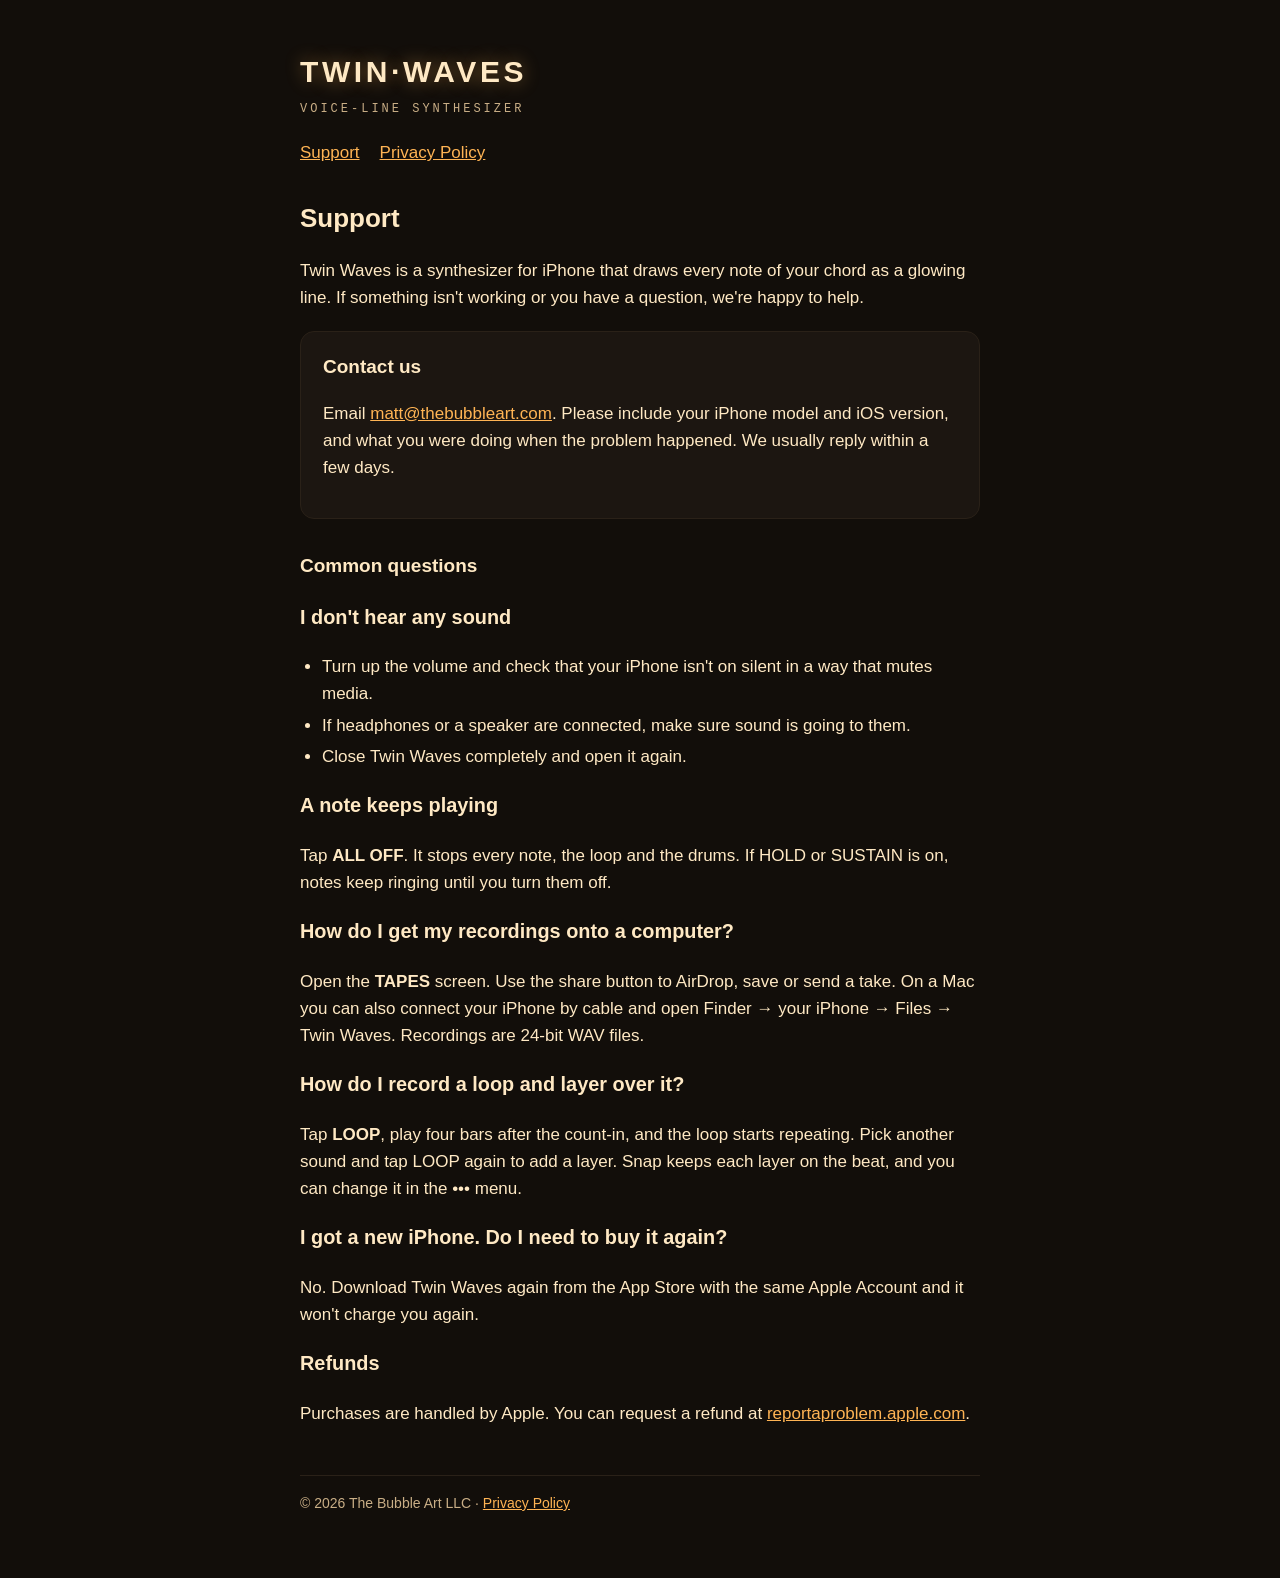
<file: index.html>
<!doctype html>
<html lang="en">
<head>
<meta charset="utf-8">
<meta name="viewport" content="width=device-width, initial-scale=1">
<title>Twin Waves Support</title>
<meta name="description" content="Support for Twin Waves, the voice-line synthesizer for iPhone.">
<link rel="stylesheet" href="style.css">
</head>
<body>
<main>
<header>
<p class="brand">TWIN·WAVES</p>
<p class="tag">VOICE-LINE SYNTHESIZER</p>
<nav><a href="./">Support</a><a href="privacy.html">Privacy Policy</a></nav>
</header>

<h1>Support</h1>
<p>Twin Waves is a synthesizer for iPhone that draws every note of your chord as a glowing line. If something isn't working or you have a question, we're happy to help.</p>

<div class="card">
<h2 style="margin-top:0">Contact us</h2>
<p>Email <a href="mailto:matt@thebubbleart.com?subject=Twin%20Waves%20support">matt@thebubbleart.com</a>. Please include your iPhone model and iOS version, and what you were doing when the problem happened. We usually reply within a few days.</p>
</div>

<h2>Common questions</h2>

<h3>I don't hear any sound</h3>
<ul>
<li>Turn up the volume and check that your iPhone isn't on silent in a way that mutes media.</li>
<li>If headphones or a speaker are connected, make sure sound is going to them.</li>
<li>Close Twin Waves completely and open it again.</li>
</ul>

<h3>A note keeps playing</h3>
<p>Tap <strong>ALL OFF</strong>. It stops every note, the loop and the drums. If HOLD or SUSTAIN is on, notes keep ringing until you turn them off.</p>

<h3>How do I get my recordings onto a computer?</h3>
<p>Open the <strong>TAPES</strong> screen. Use the share button to AirDrop, save or send a take. On a Mac you can also connect your iPhone by cable and open Finder → your iPhone → Files → Twin Waves. Recordings are 24-bit WAV files.</p>

<h3>How do I record a loop and layer over it?</h3>
<p>Tap <strong>LOOP</strong>, play four bars after the count-in, and the loop starts repeating. Pick another sound and tap LOOP again to add a layer. Snap keeps each layer on the beat, and you can change it in the ••• menu.</p>

<h3>I got a new iPhone. Do I need to buy it again?</h3>
<p>No. Download Twin Waves again from the App Store with the same Apple Account and it won't charge you again.</p>

<h3>Refunds</h3>
<p>Purchases are handled by Apple. You can request a refund at <a href="https://reportaproblem.apple.com">reportaproblem.apple.com</a>.</p>

<footer>© 2026 The Bubble Art LLC · <a href="privacy.html">Privacy Policy</a></footer>
</main>
</body>
</html>
</file>
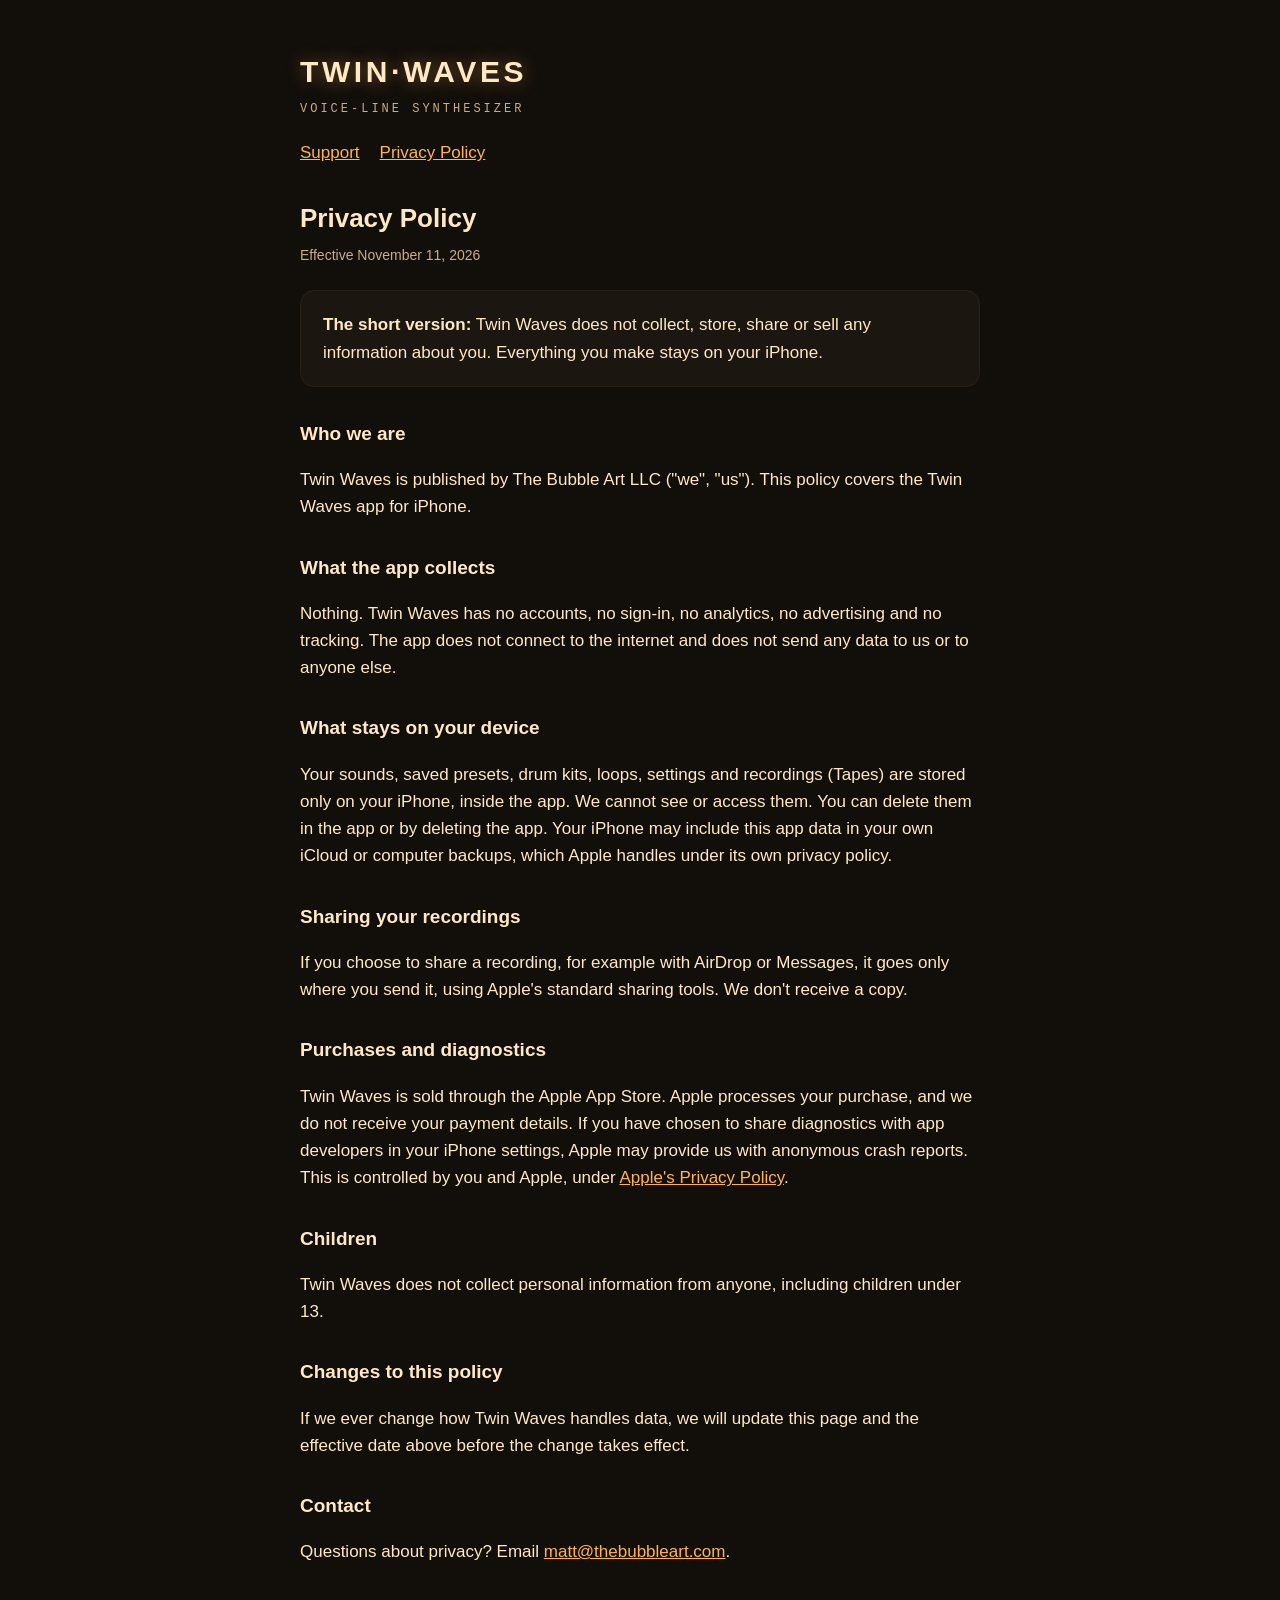
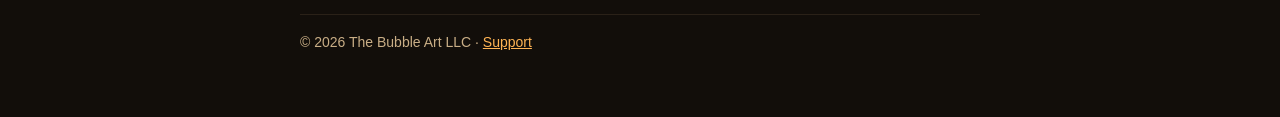
<file: privacy.html>
<!doctype html>
<html lang="en">
<head>
<meta charset="utf-8">
<meta name="viewport" content="width=device-width, initial-scale=1">
<title>Twin Waves Privacy Policy</title>
<meta name="description" content="Privacy policy for Twin Waves. The app does not collect any data.">
<link rel="stylesheet" href="style.css">
</head>
<body>
<main>
<header>
<p class="brand">TWIN·WAVES</p>
<p class="tag">VOICE-LINE SYNTHESIZER</p>
<nav><a href="./">Support</a><a href="privacy.html">Privacy Policy</a></nav>
</header>

<h1>Privacy Policy</h1>
<p class="updated">Effective November 11, 2026</p>

<div class="card">
<p style="margin:0"><strong>The short version:</strong> Twin Waves does not collect, store, share or sell any information about you. Everything you make stays on your iPhone.</p>
</div>

<h2>Who we are</h2>
<p>Twin Waves is published by The Bubble Art LLC ("we", "us"). This policy covers the Twin Waves app for iPhone.</p>

<h2>What the app collects</h2>
<p>Nothing. Twin Waves has no accounts, no sign-in, no analytics, no advertising and no tracking. The app does not connect to the internet and does not send any data to us or to anyone else.</p>

<h2>What stays on your device</h2>
<p>Your sounds, saved presets, drum kits, loops, settings and recordings (Tapes) are stored only on your iPhone, inside the app. We cannot see or access them. You can delete them in the app or by deleting the app. Your iPhone may include this app data in your own iCloud or computer backups, which Apple handles under its own privacy policy.</p>

<h2>Sharing your recordings</h2>
<p>If you choose to share a recording, for example with AirDrop or Messages, it goes only where you send it, using Apple's standard sharing tools. We don't receive a copy.</p>

<h2>Purchases and diagnostics</h2>
<p>Twin Waves is sold through the Apple App Store. Apple processes your purchase, and we do not receive your payment details. If you have chosen to share diagnostics with app developers in your iPhone settings, Apple may provide us with anonymous crash reports. This is controlled by you and Apple, under <a href="https://www.apple.com/legal/privacy/">Apple's Privacy Policy</a>.</p>

<h2>Children</h2>
<p>Twin Waves does not collect personal information from anyone, including children under 13.</p>

<h2>Changes to this policy</h2>
<p>If we ever change how Twin Waves handles data, we will update this page and the effective date above before the change takes effect.</p>

<h2>Contact</h2>
<p>Questions about privacy? Email <a href="mailto:matt@thebubbleart.com?subject=Twin%20Waves%20privacy">matt@thebubbleart.com</a>.</p>

<footer>© 2026 The Bubble Art LLC · <a href="./">Support</a></footer>
</main>
</body>
</html>
</file>
<file: style.css>
:root {
  --bg: #120E0A;
  --panel: #1C1611;
  --line: #2A2118;
  --text: #FFE9C4;
  --muted: #C9AE86;
  --accent: #FFB454;
}
* { box-sizing: border-box; }
html, body { margin: 0; background: var(--bg); color: var(--text); }
body {
  font-family: -apple-system, BlinkMacSystemFont, "Segoe UI", Roboto, Helvetica, Arial, sans-serif;
  font-size: 17px;
  line-height: 1.6;
}
main { max-width: 720px; margin: 0 auto; padding: 48px 20px 64px; }
header { margin-bottom: 32px; }
.brand {
  font-size: 30px; font-weight: 700; letter-spacing: 0.12em; margin: 0;
  text-shadow: 0 0 18px rgba(255, 180, 84, 0.45);
}
.tag { font-family: ui-monospace, Menlo, Consolas, monospace; font-size: 12px; letter-spacing: 0.25em; color: var(--muted); margin: 4px 0 0; }
nav { margin-top: 20px; display: flex; gap: 20px; flex-wrap: wrap; }
a { color: var(--accent); }
a:hover { color: var(--text); }
h1 { font-size: 26px; margin: 0 0 4px; }
h2 { font-size: 19px; margin: 32px 0 8px; }
.updated { color: var(--muted); font-size: 14px; margin: 0 0 24px; }
.card { background: var(--panel); border: 1px solid var(--line); border-radius: 14px; padding: 20px 22px; margin: 20px 0; }
ul { padding-left: 22px; }
li { margin: 4px 0; }
footer { margin-top: 48px; color: var(--muted); font-size: 14px; border-top: 1px solid var(--line); padding-top: 16px; }
</file>
